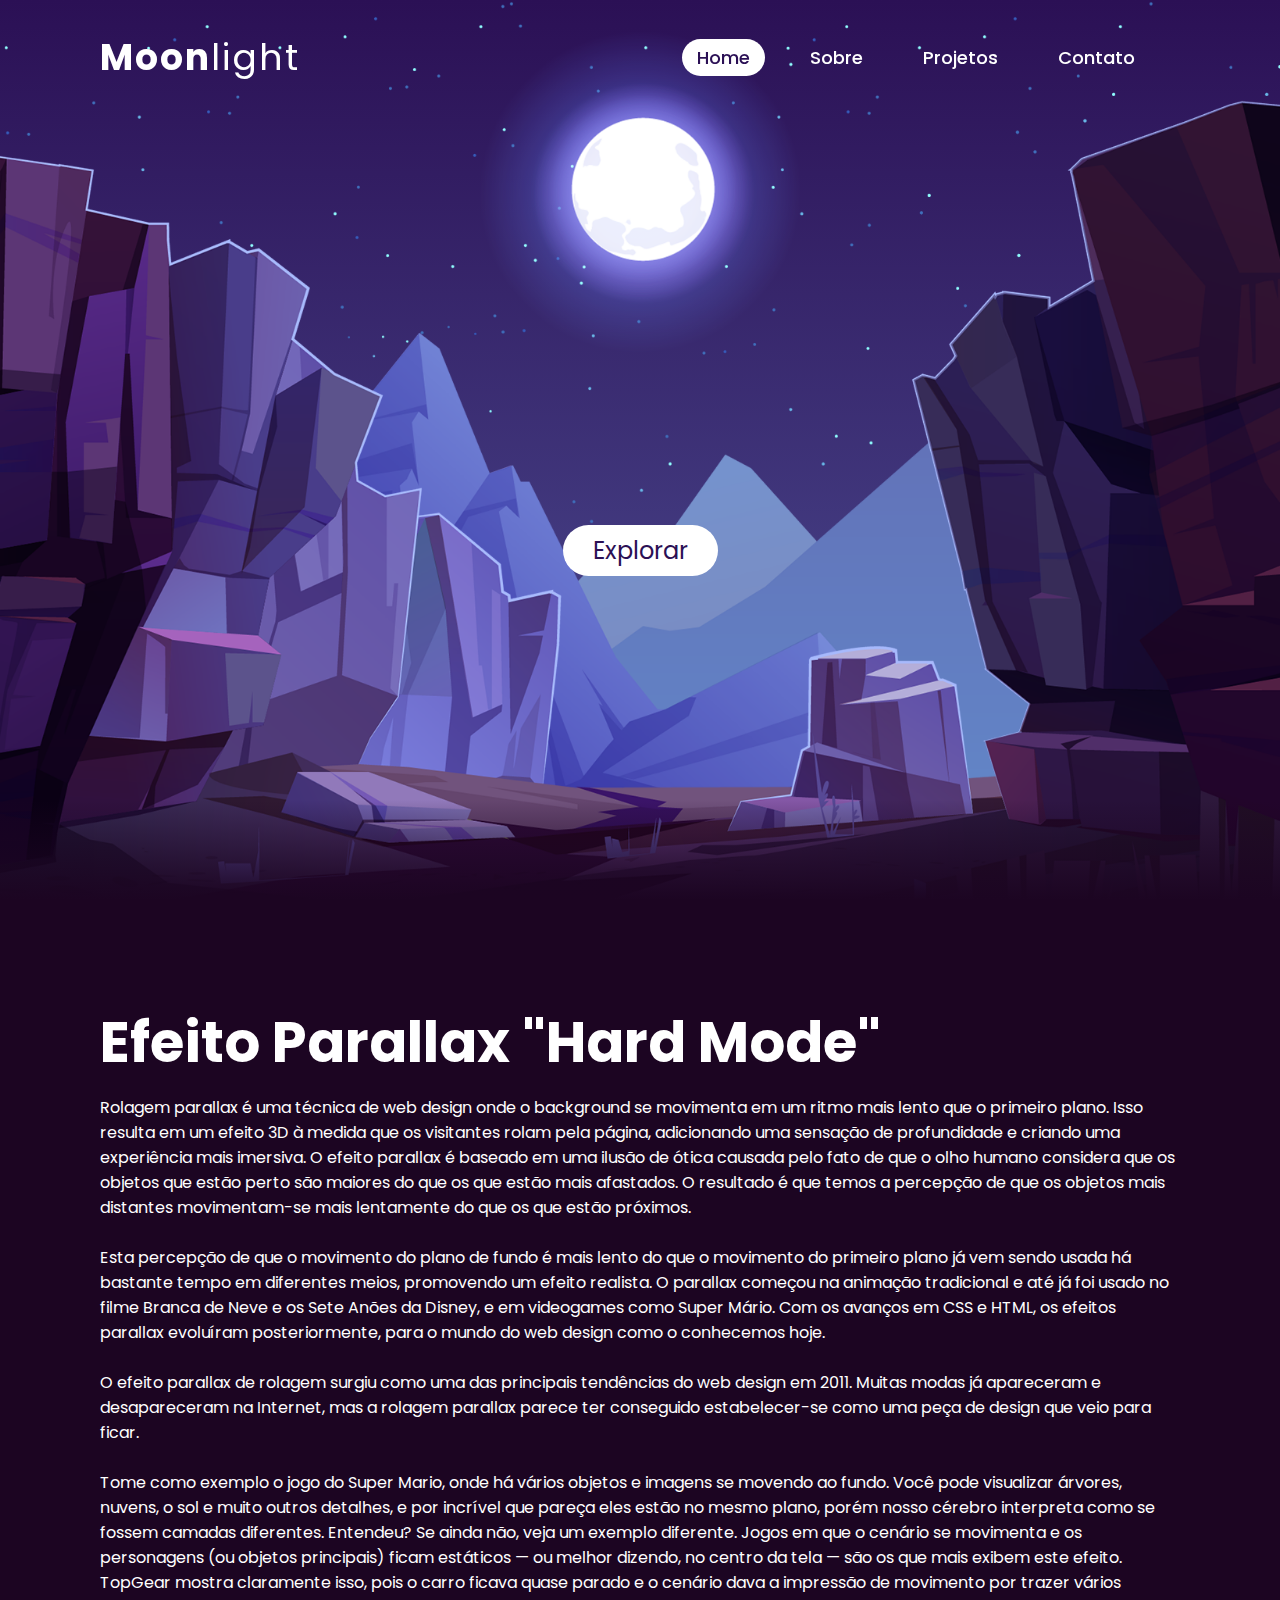
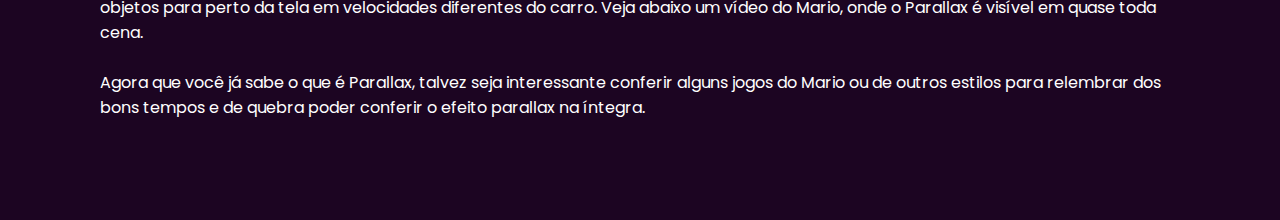
<file: index.html>
<!DOCTYPE html>
<html lang="pt-br">
  <head>
    <meta charset="UTF-8" />
    <meta http-equiv="X-UA-Compatible" content="IE=edge" />
    <meta name="viewport" content="width=device-width, initial-scale=1.0" />
    <title>Parallax Hard Mode | Vanilla JavaScript</title>
    <link rel="stylesheet" href="css/style.css" />
  </head>
  <body>
    <header>
      <a href="#" class="logo">Moon<span>light</span></a>
      <ul>
        <li><a href="#" class="active">Home</a></li>
        <li><a href="#">Sobre</a></li>
        <li><a href="#">Projetos</a></li>
        <li><a href="#">Contato</a></li>
      </ul>
    </header>
    <section>
      <img src="images/stars.png" id="stars" />
      <img src="images/moon.png" id="moon" />
      <img src="images/mountains_behind.png" id="mountains_behind" />
      <h2 id="text">Moon Light</h2>
      <a href="#" id="btn">Explorar</a>
      <img src="images/mountains_front.png" id="mountains_front" />
    </section>
    <div class="sec">
      <h2>Efeito Parallax "Hard Mode"</h2>
      <p>
        Rolagem parallax é uma técnica de web design onde o background se
        movimenta em um ritmo mais lento que o primeiro plano. Isso resulta em
        um efeito 3D à medida que os visitantes rolam pela página, adicionando
        uma sensação de profundidade e criando uma experiência mais imersiva. O
        efeito parallax é baseado em uma ilusão de ótica causada pelo fato de
        que o olho humano considera que os objetos que estão perto são maiores
        do que os que estão mais afastados. O resultado é que temos a percepção
        de que os objetos mais distantes movimentam-se mais lentamente do que os
        que estão próximos.<br /><br />Esta percepção de que o movimento do
        plano de fundo é mais lento do que o movimento do primeiro plano já vem
        sendo usada há bastante tempo em diferentes meios, promovendo um efeito
        realista. O parallax começou na animação tradicional e até já foi usado
        no filme Branca de Neve e os Sete Anões da Disney, e em videogames como
        Super Mário. Com os avanços em CSS e HTML, os efeitos parallax evoluíram
        posteriormente, para o mundo do web design como o conhecemos hoje.<br /><br />O
        efeito parallax de rolagem surgiu como uma das principais tendências do
        web design em 2011. Muitas modas já apareceram e desapareceram na
        Internet, mas a rolagem parallax parece ter conseguido estabelecer-se
        como uma peça de design que veio para ficar.<br /><br />Tome como
        exemplo o jogo do Super Mario, onde há vários objetos e imagens se
        movendo ao fundo. Você pode visualizar árvores, nuvens, o sol e muito
        outros detalhes, e por incrível que pareça eles estão no mesmo plano,
        porém nosso cérebro interpreta como se fossem camadas diferentes.
        Entendeu? Se ainda não, veja um exemplo diferente. Jogos em que o
        cenário se movimenta e os personagens (ou objetos principais) ficam
        estáticos — ou melhor dizendo, no centro da tela — são os que mais
        exibem este efeito. TopGear mostra claramente isso, pois o carro ficava
        quase parado e o cenário dava a impressão de movimento por trazer vários
        objetos para perto da tela em velocidades diferentes do carro. Veja
        abaixo um vídeo do Mario, onde o Parallax é visível em quase toda
        cena.<br /><br />
        Agora que você já sabe o que é Parallax, talvez seja interessante
        conferir alguns jogos do Mario ou de outros estilos para relembrar dos
        bons tempos e de quebra poder conferir o efeito parallax na íntegra.
      </p>
    </div>
    <!-- sec -->
    <script>
      let stars = document.getElementById("stars");
      let moon = document.getElementById("moon");
      let mountains_behind = document.getElementById("mountains_behind");
      let text = document.getElementById("text");
      let btn = document.getElementById("btn");
      let mountains_front = document.getElementById("mountains_front");
      let header = document.querySelector("header");

      window.addEventListener("scroll", function () {
        let value = window.scrollY;
        stars.style.left = value * 0.25 + "px";
        moon.style.top = value * 1.05 + "px";
        mountains_behind.style.top = value * 0.5 + "px";
        mountains_front.style.top = value * 0 + "px";
        text.style.marginRight = value * 4 + "px";
        text.style.marginTop = value * 1.5 + "px";
        btn.style.marginTop = value * 1.5 + "px";
        header.style.top = value * 0.5 + "px";
      });
    </script>
    <!-- Path: index.html -->
  </body>
</html>
</file>
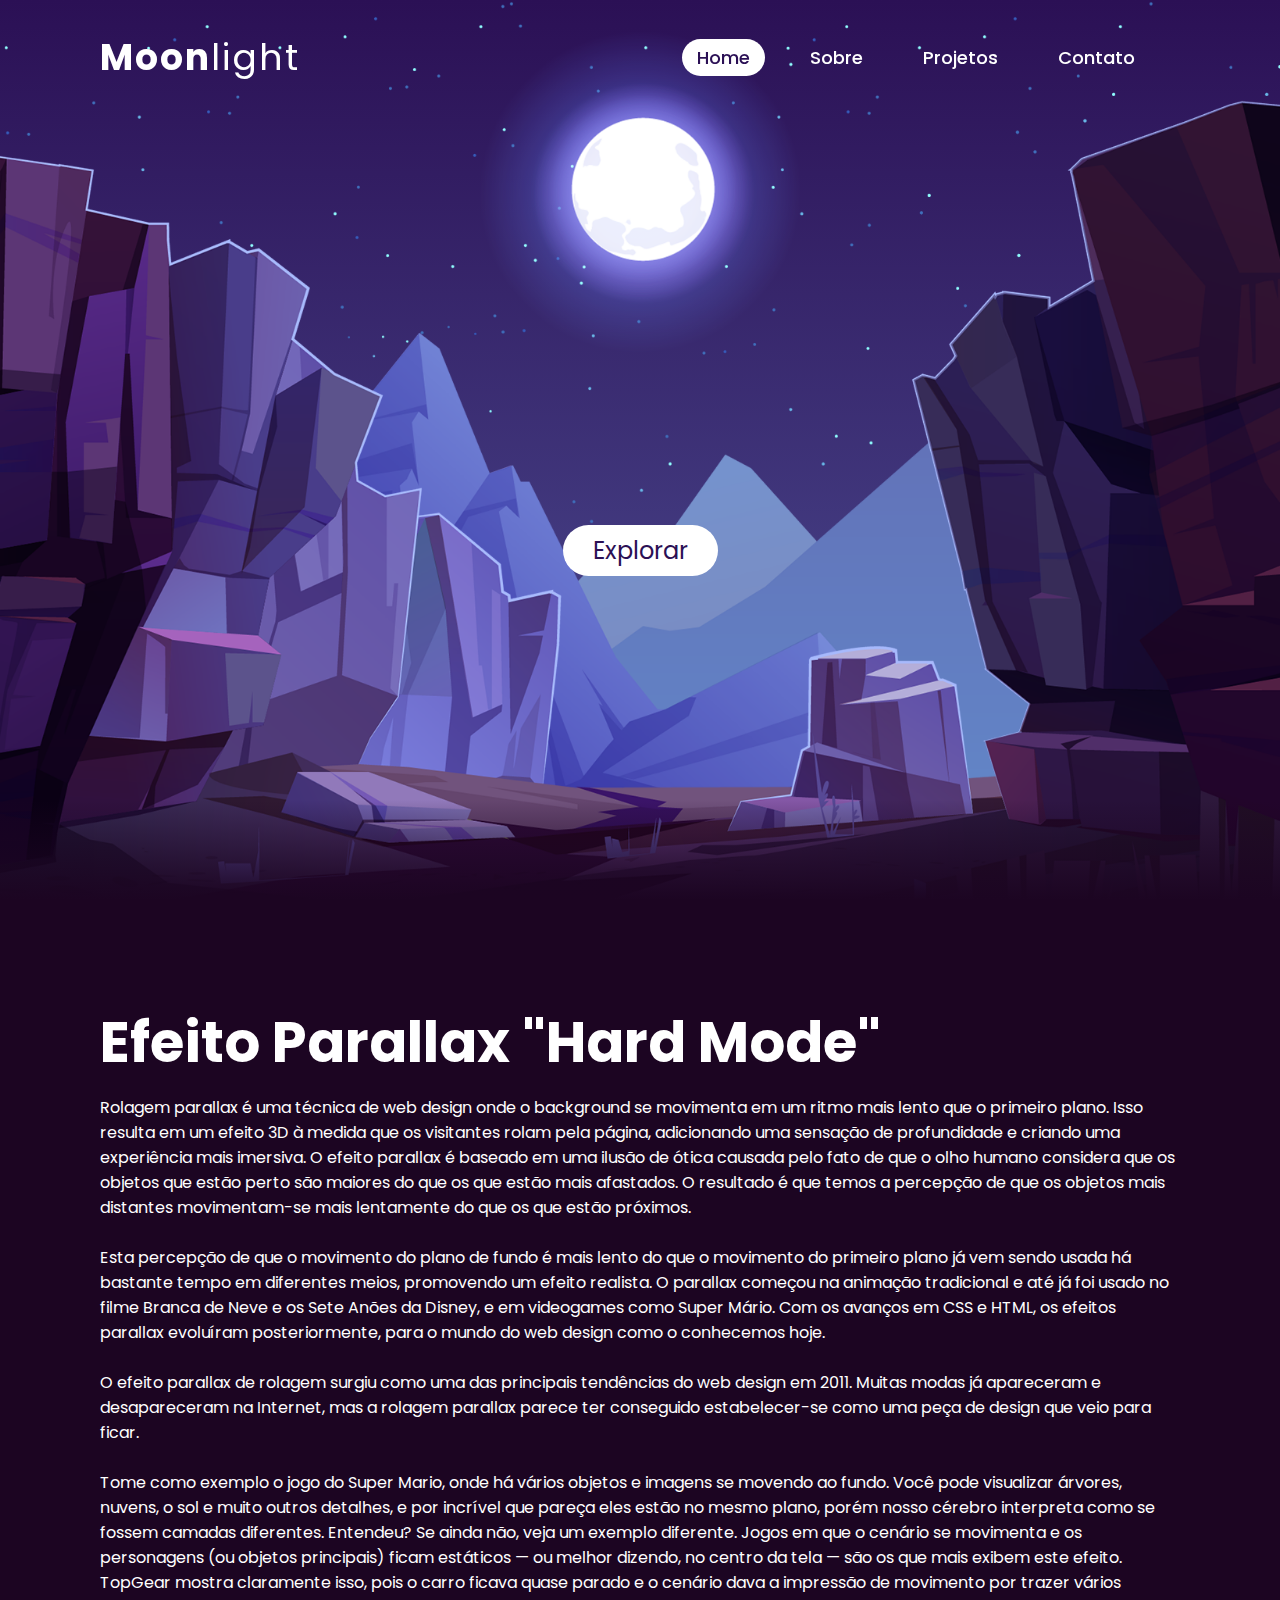
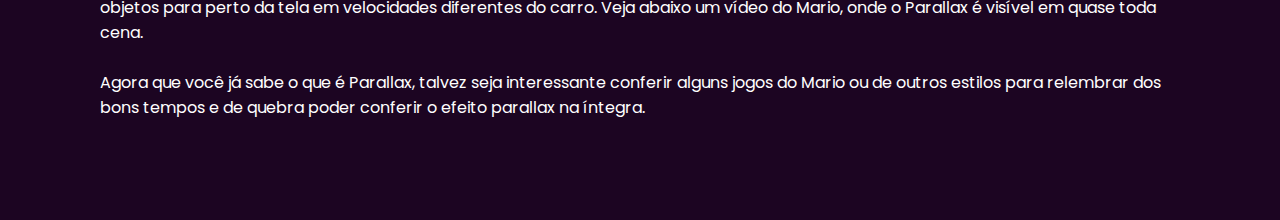
<file: parallax hard mode/index.html>
<!DOCTYPE html>
<html lang="pt-br">
  <head>
    <meta charset="UTF-8" />
    <meta http-equiv="X-UA-Compatible" content="IE=edge" />
    <meta name="viewport" content="width=device-width, initial-scale=1.0" />
    <title>Parallax Hard Mode | Vanilla JavaScript</title>
    <link rel="stylesheet" href="css/style.css" />
  </head>
  <body>
    <header>
      <a href="#" class="logo">Moon<span>light</span></a>
      <ul>
        <li><a href="#" class="active">Home</a></li>
        <li><a href="#">Sobre</a></li>
        <li><a href="#">Projetos</a></li>
        <li><a href="#">Contato</a></li>
      </ul>
    </header>
    <section>
      <img src="images/stars.png" id="stars" />
      <img src="images/moon.png" id="moon" />
      <img src="images/mountains_behind.png" id="mountains_behind" />
      <h2 id="text">Moon Light</h2>
      <a href="#" id="btn">Explorar</a>
      <img src="images/mountains_front.png" id="mountains_front" />
    </section>
    <div class="sec">
      <h2>Efeito Parallax "Hard Mode"</h2>
      <p>
        Rolagem parallax é uma técnica de web design onde o background se
        movimenta em um ritmo mais lento que o primeiro plano. Isso resulta em
        um efeito 3D à medida que os visitantes rolam pela página, adicionando
        uma sensação de profundidade e criando uma experiência mais imersiva. O
        efeito parallax é baseado em uma ilusão de ótica causada pelo fato de
        que o olho humano considera que os objetos que estão perto são maiores
        do que os que estão mais afastados. O resultado é que temos a percepção
        de que os objetos mais distantes movimentam-se mais lentamente do que os
        que estão próximos.<br /><br />Esta percepção de que o movimento do
        plano de fundo é mais lento do que o movimento do primeiro plano já vem
        sendo usada há bastante tempo em diferentes meios, promovendo um efeito
        realista. O parallax começou na animação tradicional e até já foi usado
        no filme Branca de Neve e os Sete Anões da Disney, e em videogames como
        Super Mário. Com os avanços em CSS e HTML, os efeitos parallax evoluíram
        posteriormente, para o mundo do web design como o conhecemos hoje.<br /><br />O
        efeito parallax de rolagem surgiu como uma das principais tendências do
        web design em 2011. Muitas modas já apareceram e desapareceram na
        Internet, mas a rolagem parallax parece ter conseguido estabelecer-se
        como uma peça de design que veio para ficar.<br /><br />Tome como
        exemplo o jogo do Super Mario, onde há vários objetos e imagens se
        movendo ao fundo. Você pode visualizar árvores, nuvens, o sol e muito
        outros detalhes, e por incrível que pareça eles estão no mesmo plano,
        porém nosso cérebro interpreta como se fossem camadas diferentes.
        Entendeu? Se ainda não, veja um exemplo diferente. Jogos em que o
        cenário se movimenta e os personagens (ou objetos principais) ficam
        estáticos — ou melhor dizendo, no centro da tela — são os que mais
        exibem este efeito. TopGear mostra claramente isso, pois o carro ficava
        quase parado e o cenário dava a impressão de movimento por trazer vários
        objetos para perto da tela em velocidades diferentes do carro. Veja
        abaixo um vídeo do Mario, onde o Parallax é visível em quase toda
        cena.<br /><br />
        Agora que você já sabe o que é Parallax, talvez seja interessante
        conferir alguns jogos do Mario ou de outros estilos para relembrar dos
        bons tempos e de quebra poder conferir o efeito parallax na íntegra.
      </p>
    </div>
    <!-- sec -->
    <script>
      let stars = document.getElementById("stars");
      let moon = document.getElementById("moon");
      let mountains_behind = document.getElementById("mountains_behind");
      let text = document.getElementById("text");
      let btn = document.getElementById("btn");
      let mountains_front = document.getElementById("mountains_front");
      let header = document.querySelector("header");

      window.addEventListener("scroll", function () {
        let value = window.scrollY;
        stars.style.left = value * 0.25 + "px";
        moon.style.top = value * 1.05 + "px";
        mountains_behind.style.top = value * 0.5 + "px";
        mountains_front.style.top = value * 0 + "px";
        text.style.marginRight = value * 4 + "px";
        text.style.marginTop = value * 1.5 + "px";
        btn.style.marginTop = value * 1.5 + "px";
        header.style.top = value * 0.5 + "px";
      });
    </script>
    <!-- Path: index.html -->
  </body>
</html>
</file>
<file: css/style.css>
@import url("https://fonts.googleapis.com/css?family=Poppins:300,400,500,600,700,800,900&display=swap");

* {
  margin: 0;
  padding: 0;
  box-sizing: border-box;
  font-family: "Poppins", sans-serif;
  scroll-behavior: smooth;
}

body {
  min-height: 100vh;
  overflow-x: hidden;
  background: linear-gradient(#2b1055, #7597de);
}

header {
  position: absolute;
  top: 0;
  left: 0;
  width: 100%;
  padding: 30px 100px;
  display: flex;
  justify-content: space-between;
  align-items: center;
  z-index: 10000;
}

header .logo {
  font-weight: 700;
  color: #fff;
  letter-spacing: 2px;
  text-decoration: none;
  font-size: 36px;
}

header .logo span {
  font-weight: 400;
}

header ul {
  display: flex;
  justify-content: center;
  align-items: center;
}

header ul li {
  list-style: none;
  margin-right: 30px;
  font-size: 18px;
  font-weight: 500;
}

header ul li a {
  color: #fff;
  text-decoration: none;
  padding: 6px 15px;
  border-radius: 20px;
}

header ul li a:hover,
header ul li a.active {
  background: #fff;
  color: #2b1055;
  transition: 0.3s ease-in-out;
}

section {
  position: relative;
  width: 100%;
  height: 100vh;
  padding: 100px;
  display: flex;
  justify-content: center;
  align-items: center;
  overflow: hidden;
}

section::before {
  content: "";
  position: absolute;
  bottom: 0;
  width: 100%;
  height: 100px;
  background: linear-gradient(to top, #1c0522, transparent);
  z-index: 1000;
}

section img {
  position: absolute;
  top: 0;
  left: 0;
  width: 100%;
  height: 100%;
  object-fit: cover;
  pointer-events: none;
}

section img#moon {
  mix-blend-mode: screen;
}

section img#mountains_front {
  z-index: 10;
}

#text {
  position: absolute;
  right: -350px;
  color: #fff;
  white-space: nowrap;
  font-size: 7.5vw;
  z-index: 9;
}

#btn {
  text-decoration: none;
  display: inline-block;
  padding: 8px 30px;
  border-radius: 40px;
  background: #fff;
  color: #2b1055;
  font-size: 1.5em;
  z-index: 9;
  transform: translateY(100px);
}

.sec {
  position: relative;
  padding: 100px;
  background: #1c0522;
}

.sec h2 {
  font-size: 3.5em;
  margin-bottom: 10px;
  color: #fff;
}

.sec p {
  font-size: 1em;
  color: #fff;
}
</file>
<file: parallax hard mode/css/style.css>
@import url("https://fonts.googleapis.com/css?family=Poppins:300,400,500,600,700,800,900&display=swap");

* {
  margin: 0;
  padding: 0;
  box-sizing: border-box;
  font-family: "Poppins", sans-serif;
  scroll-behavior: smooth;
}

body {
  min-height: 100vh;
  overflow-x: hidden;
  background: linear-gradient(#2b1055, #7597de);
}

header {
  position: absolute;
  top: 0;
  left: 0;
  width: 100%;
  padding: 30px 100px;
  display: flex;
  justify-content: space-between;
  align-items: center;
  z-index: 10000;
}

header .logo {
  font-weight: 700;
  color: #fff;
  letter-spacing: 2px;
  text-decoration: none;
  font-size: 36px;
}

header .logo span {
  font-weight: 400;
}

header ul {
  display: flex;
  justify-content: center;
  align-items: center;
}

header ul li {
  list-style: none;
  margin-right: 30px;
  font-size: 18px;
  font-weight: 500;
}

header ul li a {
  color: #fff;
  text-decoration: none;
  padding: 6px 15px;
  border-radius: 20px;
}

header ul li a:hover,
header ul li a.active {
  background: #fff;
  color: #2b1055;
  transition: 0.3s ease-in-out;
}

section {
  position: relative;
  width: 100%;
  height: 100vh;
  padding: 100px;
  display: flex;
  justify-content: center;
  align-items: center;
  overflow: hidden;
}

section::before {
  content: "";
  position: absolute;
  bottom: 0;
  width: 100%;
  height: 100px;
  background: linear-gradient(to top, #1c0522, transparent);
  z-index: 1000;
}

section img {
  position: absolute;
  top: 0;
  left: 0;
  width: 100%;
  height: 100%;
  object-fit: cover;
  pointer-events: none;
}

section img#moon {
  mix-blend-mode: screen;
}

section img#mountains_front {
  z-index: 10;
}

#text {
  position: absolute;
  right: -350px;
  color: #fff;
  white-space: nowrap;
  font-size: 7.5vw;
  z-index: 9;
}

#btn {
  text-decoration: none;
  display: inline-block;
  padding: 8px 30px;
  border-radius: 40px;
  background: #fff;
  color: #2b1055;
  font-size: 1.5em;
  z-index: 9;
  transform: translateY(100px);
}

.sec {
  position: relative;
  padding: 100px;
  background: #1c0522;
}

.sec h2 {
  font-size: 3.5em;
  margin-bottom: 10px;
  color: #fff;
}

.sec p {
  font-size: 1em;
  color: #fff;
}
</file>
